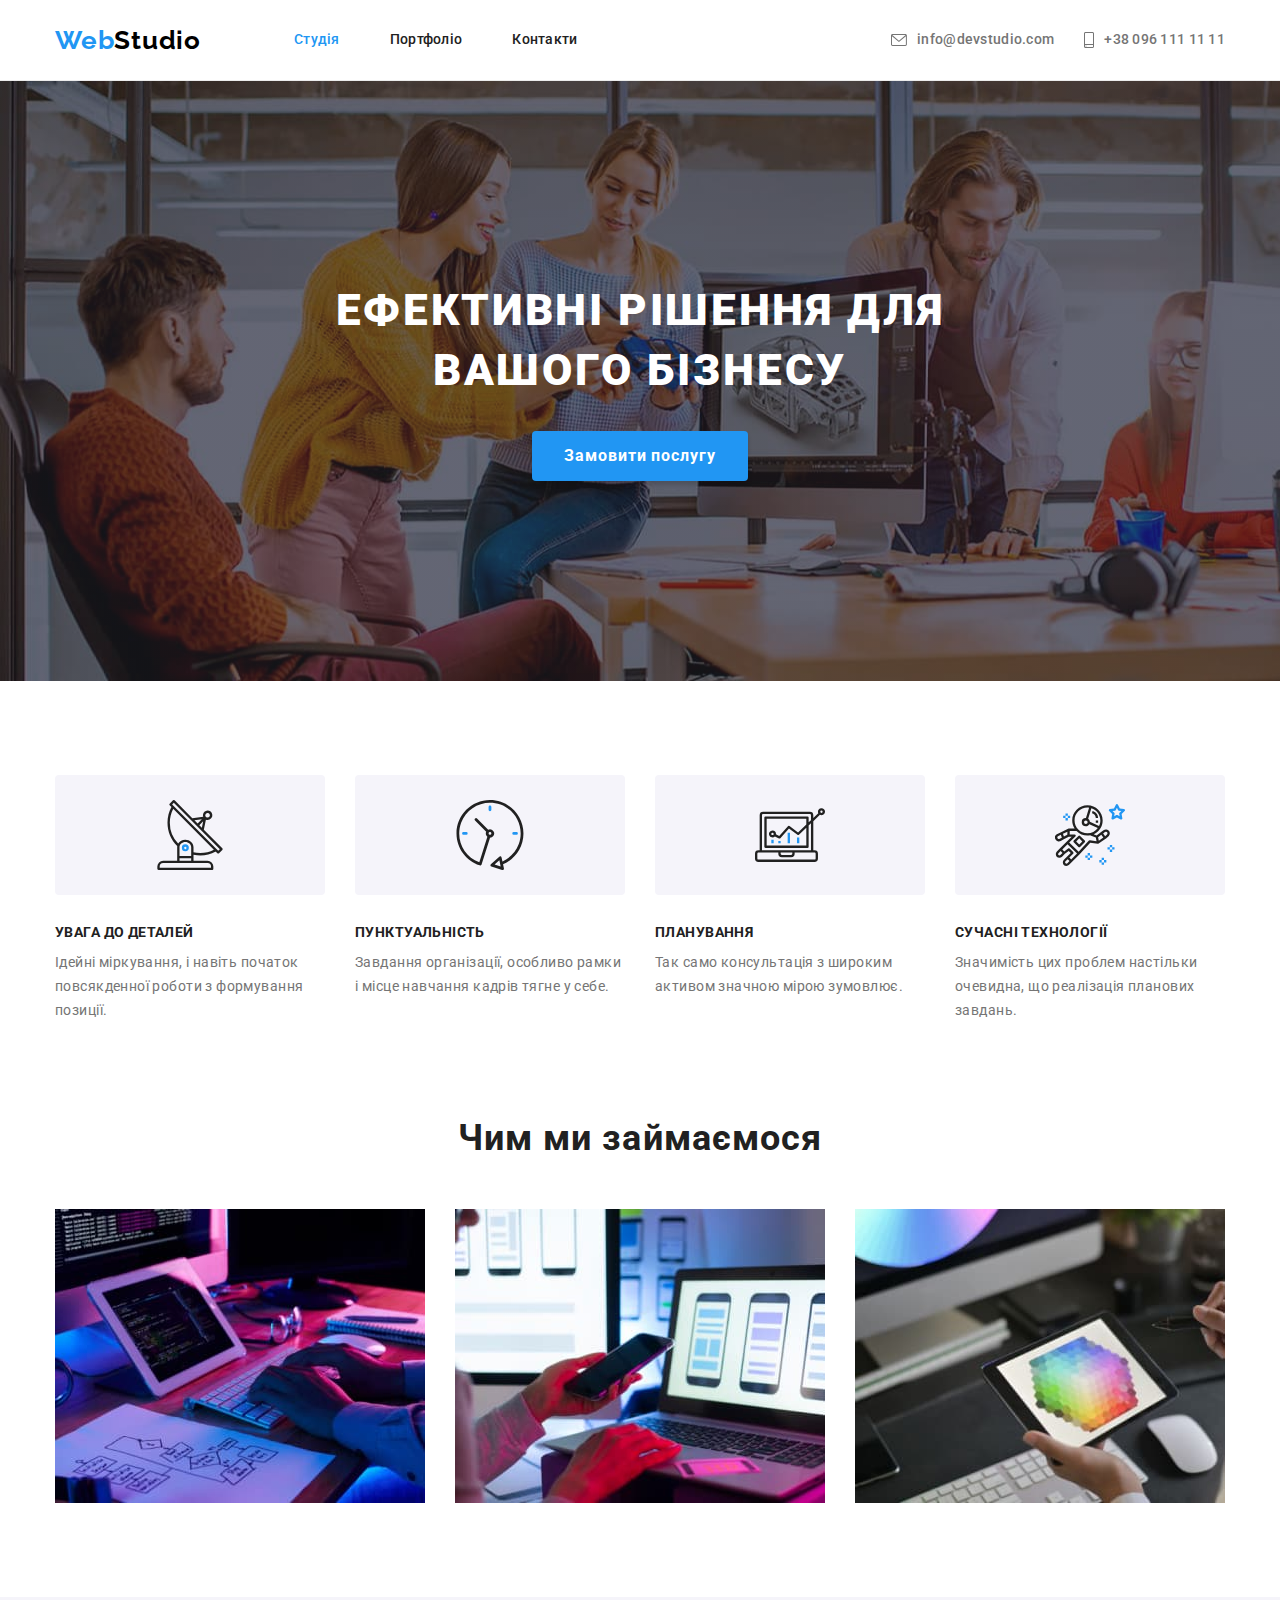
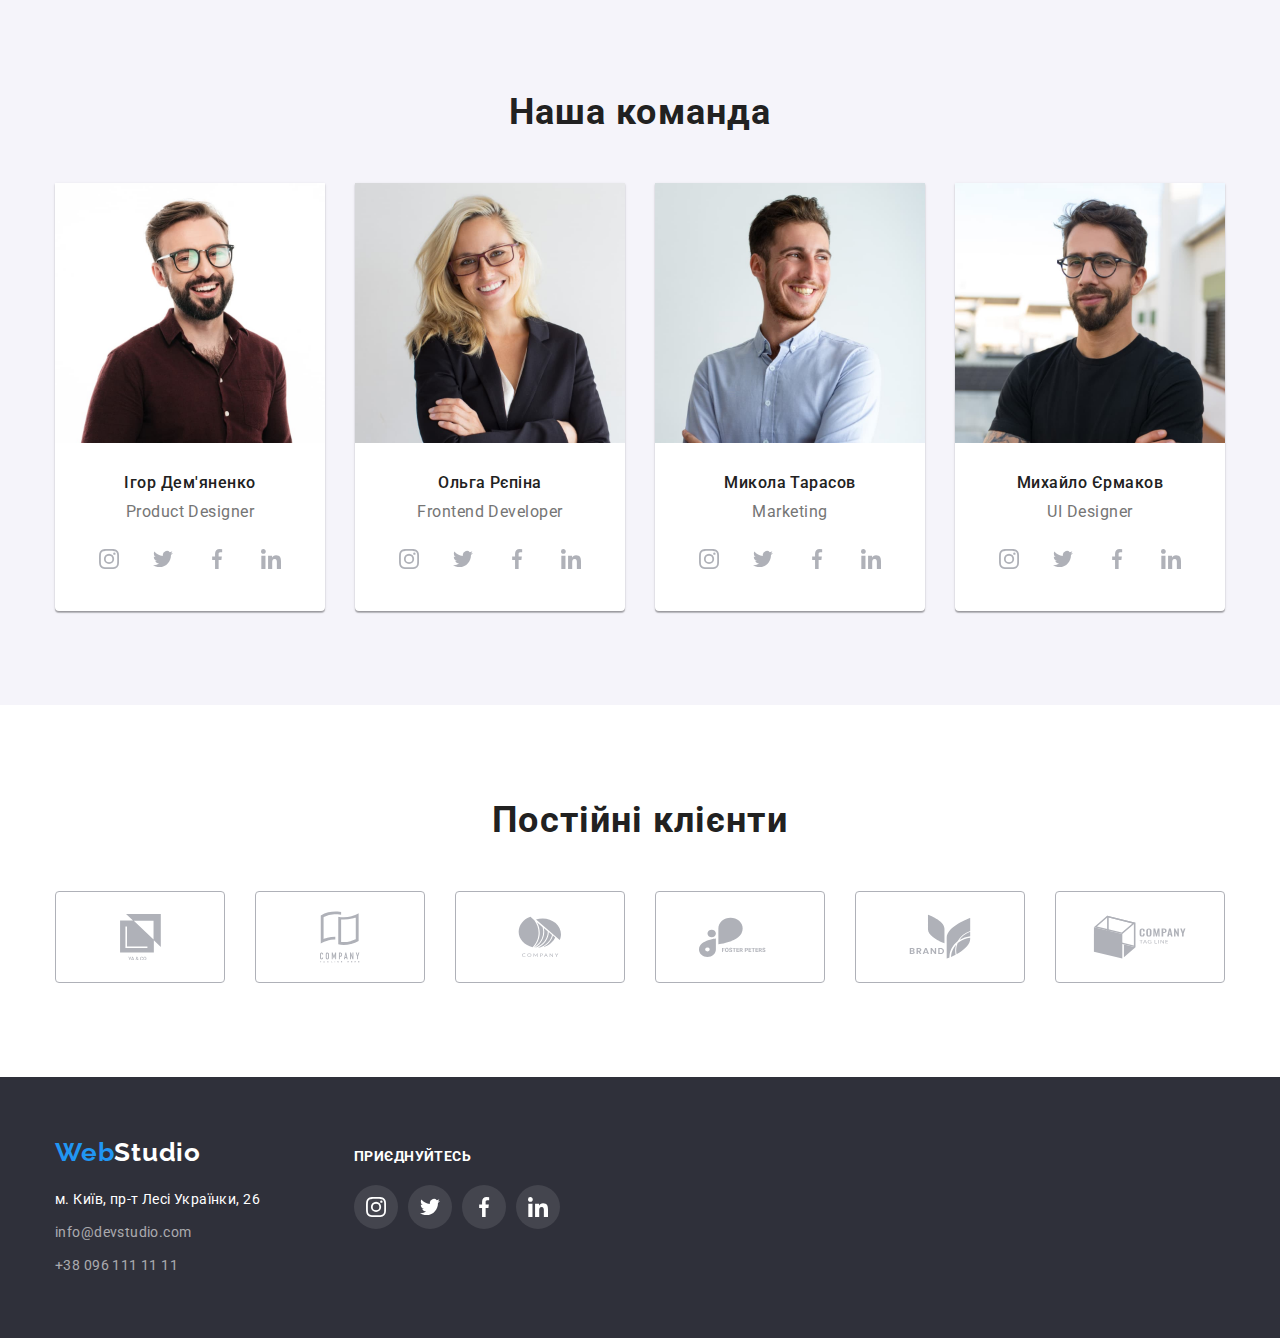
<file: index.html>
<!DOCTYPE html>
<html lang="uk">
<head>
    <meta charset="UTF-8">
    <meta http-equiv="X-UA-Compatible" content="IE=edge">
    <meta name="viewport" content="width=device-width, initial-scale=1.0"> 
    <link rel="preconnect" href="https://fonts.googleapis.com">
    <link rel="preconnect" href="https://fonts.gstatic.com" crossorigin>
    <link href="https://fonts.googleapis.com/css2?family=Raleway:wght@700&family=Roboto:wght@400;500;700;900&display=swap" rel="stylesheet">
    <link rel="stylesheet" href="https://cdnjs.cloudflare.com/ajax/libs/modern-normalize/1.0.0/modern-normalize.min.css" />
    <link rel="stylesheet" href="./css/styles.css" />
    <title>WebStudio</title>
</head>
<body>
    <!-- шапка сторінки -->
    <header class="header">
        <div class="container shapka">
            <nav class="navigation">
                <!-- логотип -->
                <a href="./index.html" class="logo"><span class="logo-color">Web</span>Studio</a>
                <!-- навігація на інші сторінки -->
                <ul class="menu"> 
                    <li class="menu-studia menu-dist"><a href="./index.html" class="link current">Студія</a></li>
                    <li class="menu-portfolio menu-dist"><a href="./portfolio.html" class="link">Портфоліо</a></li>
                    <li class="menu-kontakty menu-dist"><a href="#" class="link">Контакти</a></li>
                </ul>          
            </nav>
            <!-- контакти -->
            <ul class="kontakty">
                <li class="mail kntkt-dist"><a href="mailto:info@devstudio.com" class="link">
                    <svg class="logo-mail" width="16" height="12">
                        <use href="./images/icons.svg#icon-envelope"></use>
                    </svg>info@devstudio.com</a>
                </li>
                <li class="tel kntkt-dist"><a href="tel:+380961111111" class="link">
                    <svg class="logo-mail" width="10" height="16">
                        <use href="./images/icons.svg#icon-smartphone"></use>
                    </svg>+38 096 111 11 11</a></li>
            </ul>
        </div>
    </header>
    <!-- контент сторінки -->
    <main>
        <section class="hero overlay">
            <div class="container title-centr">
                <h1 class="hero-title">Ефективні рішення для вашого бізнесу</h1>
                <button type="button" class="hero-button">Замовити послугу</button>
            </div>   
        </section>
        <section class="bg-white-perevagy">
            <div class="container">
                <h2 class="visually-hidden">Наші переваги</h2>
                <ul class="perevagy">
                    <li class="logo-perevagy">
                        <div class="bg-perevagy">
                            <svg class="icon-perevagy" width="70" height="70">
                                <use href="./images/icons.svg#icon-antenna"></use>
                            </svg>
                        </div>
                        <h3 class="title-perevagy">Увага до деталей</h3>
                        <p class="paragraph-perevagy">Ідейні міркування, і навіть початок повсякденної роботи з формування позиції.</p>
                    </li>
                    <li class="logo-perevagy">
                        <div class="bg-perevagy">
                            <svg class="icon-perevagy" width="70" height="70">
                                <use href="./images/icons.svg#icon-clock"></use>
                            </svg>
                        </div>
                        <h3 class="title-perevagy">Пунктуальність</h3>
                        <p class="paragraph-perevagy">Завдання організації, особливо рамки і місце навчання кадрів тягне у себе.</p>
                    </li>
                    <li class="logo-perevagy">
                        <div class="bg-perevagy">
                            <svg class="icon-perevagy" width="70" height="70">
                                <use href="./images/icons.svg#icon-diagram"></use>
                            </svg>
                        </div>
                        <h3 class="title-perevagy">Планування</h3>
                        <p class="paragraph-perevagy">Так само консультація з широким активом значною мірою зумовлює.</p>
                    </li>
                    <li class="logo-perevagy">
                        <div class="bg-perevagy">
                            <svg class="icon-perevagy" width="70" height="70">
                                <use href="./images/icons.svg#icon-astronaut"></use>
                            </svg>
                        </div>
                        <h3 class="title-perevagy">Сучасні технології</h3>
                        <p class="paragraph-perevagy">Значимість цих проблем настільки очевидна, що реалізація планових завдань.</p>
                    </li>
                </ul>
            </div>
        </section>
        <section class="bg-white-work">
            <div class="container">
                <h2 class="title-section">Чим ми займаємося</h2>
                <ul class="working">
                    <li><img src="./images/work-img01.jpg" alt="руки на клавіатурі" width="370"/></li>
                    <li><img src="./images/work-img02.jpg" alt="мобільний телефон в руці" width="370"/></li>
                    <li><img src="./images/work-img03.jpg" alt="планшет з кольоровою гаммою в руці" width="370"/></li>
                </ul>
            </div>
        </section>
        <section class="bg-violet">
            <div class="container">
                <h2 class="title-section">Наша команда</h2>
                <ul class="comand">
                    <li class="card-solid">
                        <img src="./images/man01.jpg" alt="член команди" width="270"/>
                        <div class="comand-content">
                            <h3 class="title-name">Ігор Дем'яненко</h3>
                            <p class="title-subname">Product Designer</p>
                            <ul class="list-soc-comand">
                                <li>
                                    <a href="#" class="solid-round-comand">
                                        <svg class="logo-soc-comand" width="20" height="20">
                                            <use href="./images/icons.svg#icon-instagram"></use>
                                        </svg>
                                    </a>
                                </li>
                                <li>
                                    <a href="#" class="solid-round-comand">
                                        <svg class="logo-soc-comand" width="20" height="20">
                                            <use href="./images/icons.svg#icon-twitter"></use>
                                        </svg>
                                    </a> 
                                </li>
                                <li>
                                    <a href="#" class="solid-round-comand">
                                        <svg class="logo-soc-comand" width="20" height="20">
                                            <use href="./images/icons.svg#icon-facebook"></use>
                                        </svg>
                                    </a> 
                                </li>
                                <li>
                                    <a href="#" class="solid-round-comand">
                                        <svg class="logo-soc-comand" width="20" height="20">
                                            <use href="./images/icons.svg#icon-linkedin"></use>
                                        </svg>
                                    </a> 
                                </li>    
                            </ul>
                        </div>
                    </li>
                    <li class="card-solid">
                        <img src="./images/man02.jpg" alt="член команди" width="270"/>
                        <div class="comand-content">
                            <h3 class="title-name">Ольга Рєпіна</h3>
                            <p class="title-subname">Frontend Developer</p>
                            <ul class="list-soc-comand">
                                <li>
                                    <a href="#" class="solid-round-comand">
                                        <svg class="logo-soc-comand" width="20" height="20">
                                            <use href="./images/icons.svg#icon-instagram"></use>
                                        </svg>
                                    </a>
                                </li>
                                <li>
                                    <a href="#" class="solid-round-comand">
                                        <svg class="logo-soc-comand" width="20" height="20">
                                            <use href="./images/icons.svg#icon-twitter"></use>
                                        </svg>
                                    </a> 
                                </li>
                                <li>
                                    <a href="#" class="solid-round-comand">
                                        <svg class="logo-soc-comand" width="20" height="20">
                                            <use href="./images/icons.svg#icon-facebook"></use>
                                        </svg>
                                    </a> 
                                </li>
                                <li>
                                    <a href="#" class="solid-round-comand">
                                        <svg class="logo-soc-comand" width="20" height="20">
                                            <use href="./images/icons.svg#icon-linkedin"></use>
                                        </svg>
                                    </a> 
                                </li>    
                            </ul>
                        </div>
                    </li>
                    <li class="card-solid">
                        <img src="./images/man03.jpg" alt="член команди" width="270"/>
                        <div class="comand-content">
                            <h3 class="title-name">Микола Тарасов</h3>
                            <p class="title-subname">Marketing</p>
                            <ul class="list-soc-comand">
                                <li>
                                    <a href="#" class="solid-round-comand">
                                        <svg class="logo-soc-comand" width="20" height="20">
                                            <use href="./images/icons.svg#icon-instagram"></use>
                                        </svg>
                                    </a>
                                </li>
                                <li>
                                    <a href="#" class="solid-round-comand">
                                        <svg class="logo-soc-comand" width="20" height="20">
                                            <use href="./images/icons.svg#icon-twitter"></use>
                                        </svg>
                                    </a> 
                                </li>
                                <li>
                                    <a href="#" class="solid-round-comand">
                                        <svg class="logo-soc-comand" width="20" height="20">
                                            <use href="./images/icons.svg#icon-facebook"></use>
                                        </svg>
                                    </a> 
                                </li>
                                <li>
                                    <a href="#" class="solid-round-comand">
                                        <svg class="logo-soc-comand" width="20" height="20">
                                            <use href="./images/icons.svg#icon-linkedin"></use>
                                        </svg>
                                    </a> 
                                </li>    
                            </ul>
                        </div>
                    </li>
                    <li class="card-solid">
                        <img src="./images/man04.jpg" alt="член команди" width="270"/>
                        <div class="comand-content">
                            <h3 class="title-name">Михайло Єрмаков</h3>
                            <p class="title-subname">UI Designer</p>
                            <ul class="list-soc-comand">
                                <li>
                                    <a href="#" class="solid-round-comand">
                                        <svg class="logo-soc-comand" width="20" height="20">
                                            <use href="./images/icons.svg#icon-instagram"></use>
                                        </svg>
                                    </a>
                                </li>
                                <li>
                                    <a href="#" class="solid-round-comand">
                                        <svg class="logo-soc-comand" width="20" height="20">
                                            <use href="./images/icons.svg#icon-twitter"></use>
                                        </svg>
                                    </a> 
                                </li>
                                <li>
                                    <a href="#" class="solid-round-comand">
                                        <svg class="logo-soc-comand" width="20" height="20">
                                            <use href="./images/icons.svg#icon-facebook"></use>
                                        </svg>
                                    </a> 
                                </li>
                                <li>
                                    <a href="#" class="solid-round-comand">
                                        <svg class="logo-soc-comand" width="20" height="20">
                                            <use href="./images/icons.svg#icon-linkedin"></use>
                                        </svg>
                                    </a> 
                                </li>    
                            </ul>
                        </div>
                    </li>
                </ul>
            </div>
        </section>
        <section class="bg-white-work">
            <div class="container">
                <h2 class="title-section">Постійні клієнти</h2>
                <ul class="clients">
                    <li>
                        <a href="#" class="border-client">
                            <svg class="logo-client" width="41" height="46.7">
                                <use href="./images/icons.svg#icon-logo-comp-1"></use>
                            </svg>
                        </a>
                    </li>
                    <li>
                        <a href="#" class="border-client">
                            <svg class="logo-client" width="40" height="52">
                                <use href="./images/icons.svg#icon-logo-comp-2"></use>
                            </svg>
                        </a>
                    </li>
                    <li>
                        <a href="#" class="border-client">
                            <svg class="logo-client" width="43.46" height="41.18">
                                <use href="./images/icons.svg#icon-logo-comp-3"></use>
                            </svg>
                        </a>
                    </li>
                    <li>
                        <a href="#" class="border-client">
                            <svg class="logo-client" width="84.44" height="40.62">
                                <use href="./images/icons.svg#icon-logo-comp-4"></use>
                            </svg>
                        </a>
                    </li>
                    <li>
                        <a href="#" class="border-client">
                            <svg class="logo-client" width="62.54" height="45.43">
                                <use href="./images/icons.svg#icon-logo-comp-5"></use>
                            </svg>
                        </a>
                    </li>
                    <li>
                        <a href="#" class="border-client">
                            <svg class="logo-client" width="93.79" height="43.93">
                                <use href="./images/icons.svg#icon-logo-comp-6"></use>
                            </svg>
                        </a>
                    </li>
                </ul>
            </div>
        </section>
    </main>
    <!-- підвал сторінки -->
    <footer class="footer">
        <div class="container footer-pos">
            <div class="footer-block-1">
                <a href="./index.html" class="logo-footer"><span class="logo-color">Web</span>Studio</a>
                <address>
                    <ul class="f-kontakty">
                        <li class="f-adress kontakt"><a href="https://goo.gl/maps/CPtrU1FHBa2aNyZL9" target="_blank" rel="noopener noreferrer nofollow" class="link">м. Київ, пр-т Лесі Українки, 26</a></li>
                        <li class="f-mail kontakt"><a href="mailto:info@devstudio.com" class="link">info@devstudio.com</a></li>
                        <li class="f-tel kontakt"><a href="tel:+380961111111" class="link">+38 096 111 11 11</a></li>
                    </ul>
                </address>
            </div>
            <div class="footer-block-2">
                <p class="footer-link footer-dist">Приєднуйтесь</p>
                <ul class="list-soc">
                    <li>
                        <a href="#" class="solid-round">
                            <svg class="logo-soc" width="20" height="20">
                                <use href="./images/icons.svg#icon-instagram"></use>
                            </svg>
                        </a> 
                    </li>
                    <li>
                        <a href="#" class="solid-round">
                            <svg class="logo-soc" width="20" height="20">
                                <use href="./images/icons.svg#icon-twitter"></use>
                            </svg>
                        </a> 
                    </li>
                    <li>
                        <a href="#" class="solid-round">
                            <svg class="logo-soc" width="20" height="20">
                                <use href="./images/icons.svg#icon-facebook"></use>
                            </svg>
                        </a> 
                    </li>
                    <li>
                        <a href="#" class="solid-round">
                            <svg class="logo-soc" width="20" height="20">
                                <use href="./images/icons.svg#icon-linkedin"></use>
                            </svg>
                        </a> 
                    </li>
                </ul>
            </div>    
            
        </div>
    </footer>
</body>     
</html>
</file>
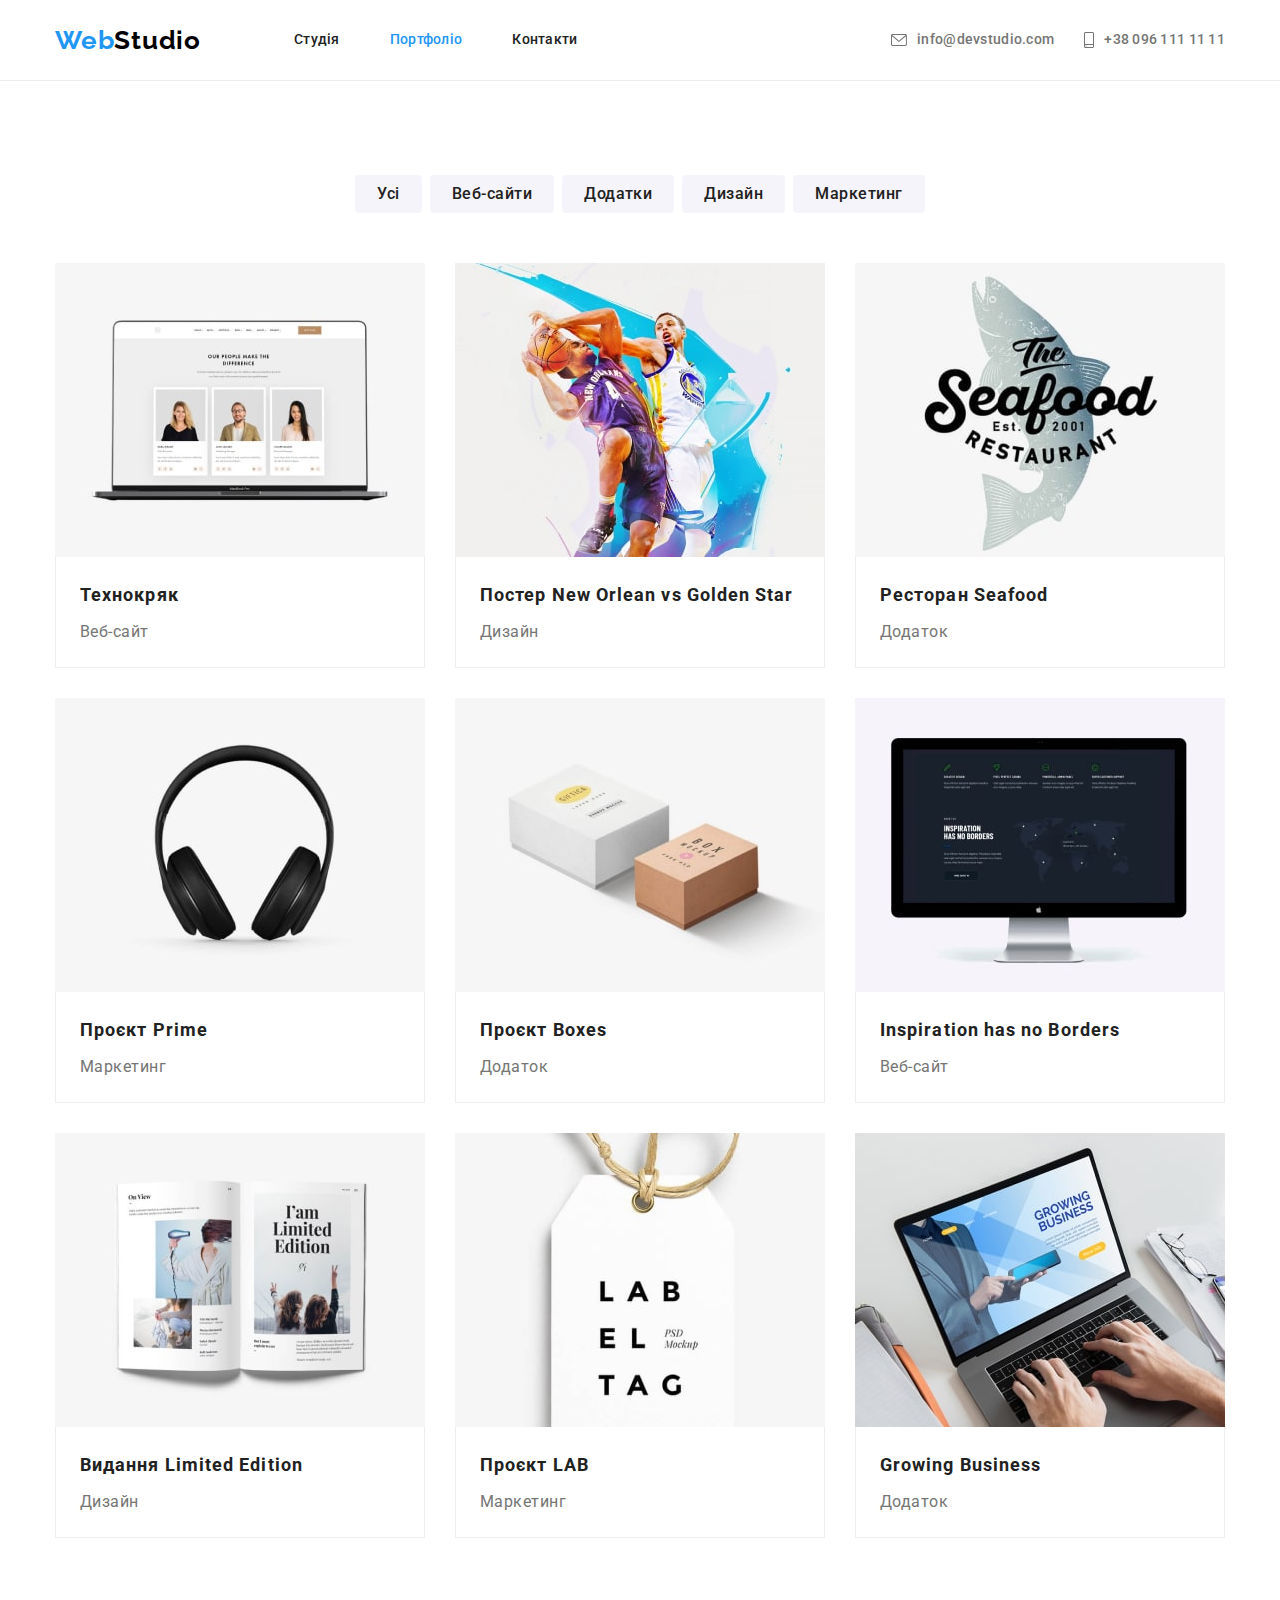
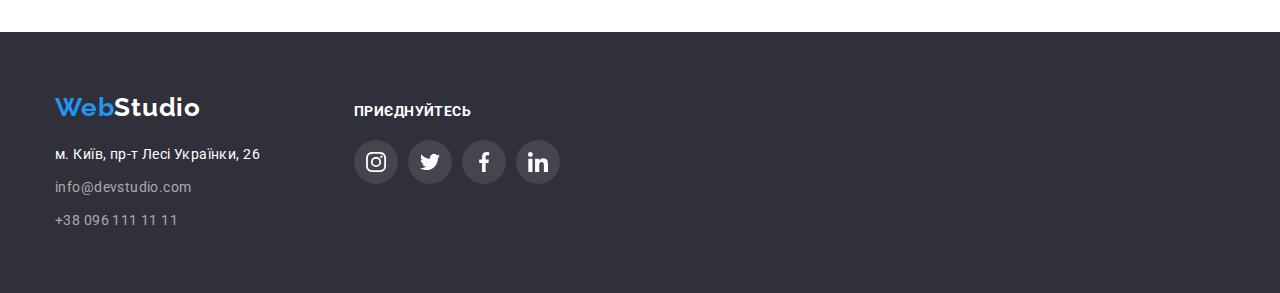
<file: portfolio.html>
<!DOCTYPE html>
<html lang="uk">
<head>
    <meta charset="UTF-8">
    <meta http-equiv="X-UA-Compatible" content="IE=edge">
    <meta name="viewport" content="width=device-width, initial-scale=1.0">
    <link rel="preconnect" href="https://fonts.googleapis.com">
    <link rel="preconnect" href="https://fonts.gstatic.com" crossorigin>
    <link href="https://fonts.googleapis.com/css2?family=Raleway:wght@700&family=Roboto:wght@400;500;700;900&display=swap" rel="stylesheet">
    <link rel="stylesheet" href="https://cdnjs.cloudflare.com/ajax/libs/modern-normalize/1.0.0/modern-normalize.min.css" />
    <link rel="stylesheet" href="./css/styles.css" />
    <title>Портфоліо</title>
</head>
<body>
    <!-- шапка сторінки -->
    <header class="header">
        <div class="container shapka">
            <nav class="navigation">
                <!-- логотип -->
                <a href="./index.html" class="logo"><span class="logo-color">Web</span>Studio</a>
                <!-- навігація на інші сторінки -->
                <ul class="menu"> 
                    <li class="menu-studia menu-dist"><a href="./index.html" class="link">Студія</a></li>
                    <li class="menu-portfolio menu-dist"><a href="./portfolio.html" class="link current">Портфоліо</a></li>
                    <li class="menu-kontakty menu-dist"><a href="#" class="link">Контакти</a></li>
                </ul>          
            </nav>
            <!-- контакти -->
            <ul class="kontakty">
                <li class="mail kntkt-dist"><a href="mailto:info@devstudio.com" class="link">
                    <svg class="logo-mail" width="16" height="12">
                        <use href="./images/icons.svg#icon-envelope"></use>
                    </svg>info@devstudio.com</a>
                </li>
                <li class="tel kntkt-dist"><a href="tel:+380961111111" class="link">
                    <svg class="logo-mail" width="10" height="16">
                        <use href="./images/icons.svg#icon-smartphone"></use>
                    </svg>+38 096 111 11 11</a></li>
            </ul>
        </div>
    </header>
    <!-- контент сторінки -->
    <main>
        <section class="portfolio-bg">
            <div class="container">
                <h1 class="visually-hidden">Портфоліо</h1>
                <!-- фільтр -->
                <ul class="all-button">
                    <li class="all btn"><button type="button" class="fr-button">Усі</button></li>
                    <li class="web btn"><button type="button" class="fr-button">Веб-сайти</button></li>
                    <li class="app btn"><button type="button" class="fr-button">Додатки</button></li>
                    <li class="design btn"><button type="button" class="fr-button">Дизайн</button></li>
                    <li class="marketing btn"><button type="button" class="fr-button">Маркетинг</button></li>
                </ul>
                <!-- список робіт -->
                <ul class="work-list">
                    <li class="border-card">
                        <article class="border-shadow">
                            <a href="#" class="link">
                                <img src="./images/portf-01.jpg" alt="ноутбук з відкритим сайтом" width="370" />
                                <div class="card-content">
                                    <h2 class="title-portfolio">Технокряк</h2>
                                    <p class="subname-portfolio">Веб-сайт</p>
                                </div>
                            </a>
                        </article>  
                    </li>
                    <li class="border-card">
                        <article class="border-shadow">
                            <a href="#" class="link">
                                <img src="./images/portf-02.jpg" alt="баскетболісти" width="370" />
                                <div class="card-content">
                                    <h2 class="title-portfolio">Постер <span lang="en">New Orlean vs Golden Star</span></h2>
                                    <p class="subname-portfolio">Дизайн</p>
                                </div>
                            </a>
                        </article>    
                    </li>
                    <li class="border-card">
                        <article class="border-shadow">
                            <a href="#" class="link">
                                <img src="./images/portf-03.jpg" alt="логотип форми риби" width="370" />
                                <div class="card-content">
                                    <h2 class="title-portfolio">Ресторан <span lang="en">Seafood</span></h2>
                                    <p class="subname-portfolio">Додаток</p>
                                </div>
                            </a>
                        </article>    
                    </li>
                    <li class="border-card">
                        <article class="border-shadow">
                            <a href="#" class="link">
                                <img src="./images/portf-04.jpg" alt="навушники" width="370" />
                                <div class="card-content">
                                    <h2 class="title-portfolio">Проєкт <span lang="en">Prime</span></h2>
                                    <p class="subname-portfolio">Маркетинг</p>
                                </div>
                            </a>
                        </article>    
                    </li>
                    <li class="border-card">
                        <article class="border-shadow">
                            <a href="#" class="link">
                                <img src="./images/portf-05.jpg" alt="дві коробки" width="370" />
                                <div class="card-content">
                                    <h2 class="title-portfolio">Проєкт <span lang="en">Boxes</span></h2>
                                    <p class="subname-portfolio">Додаток</p>
                                </div>
                            </a>
                        </article>    
                    </li>
                    <li class="border-card">
                        <article class="border-shadow">
                            <a href="#" class="link">
                                <img src="./images/portf-06.jpg" alt="монітор з відкритим сайтом" width="370" />
                                <div class="card-content">
                                    <h2 class="title-portfolio" lang="en">Inspiration has no Borders</h2>
                                    <p class="subname-portfolio">Веб-сайт</p>
                                </div>
                            </a>
                        </article>    
                    </li>
                    <li class="border-card">
                        <article class="border-shadow">
                            <a href="#" class="link">
                                <img src="./images/portf-07.jpg" alt="журнал" width="370" />
                                <div class="card-content">
                                    <h2 class="title-portfolio">Видання <span lang="en">Limited Edition</span></h2>
                                    <p class="subname-portfolio">Дизайн</p>
                                </div>
                            </a>
                        </article>    
                    </li>
                    <li class="border-card">
                        <article class="border-shadow">
                            <a href="#" class="link">
                                <img src="./images/portf-08.jpg" alt="бірка" width="370" />
                                <div class="card-content">
                                    <h2 class="title-portfolio">Проєкт <span lang="en">LAB</span></h2>
                                    <p class="subname-portfolio">Маркетинг</p>
                                </div>
                            </a>
                        </article>    
                    </li>
                    <li class="border-card">
                        <article class="border-shadow">
                            <a href="#" class="link">
                                <img src="./images/portf-09.jpg" alt="руки друкують на ноутбуці" width="370" />
                                <div class="card-content">
                                    <h2 class="title-portfolio" lang="en">Growing Business</h2>
                                    <p class="subname-portfolio">Додаток</p>
                                </div>
                            </a>
                        </article>    
                    </li>
                </ul>
            </div>
        </section>
    </main>
    <!-- підвал сторінки -->
    <footer class="footer">
        <div class="container footer-pos">
            <div class="footer-block-1">
                <a href="./index.html" class="logo-footer"><span class="logo-color">Web</span>Studio</a>
                <address>
                    <ul class="f-kontakty">
                        <li class="f-adress kontakt"><a href="https://goo.gl/maps/CPtrU1FHBa2aNyZL9" target="_blank" rel="noopener noreferrer nofollow" class="link">м. Київ, пр-т Лесі Українки, 26</a></li>
                        <li class="f-mail kontakt"><a href="mailto:info@devstudio.com" class="link">info@devstudio.com</a></li>
                        <li class="f-tel kontakt"><a href="tel:+380961111111" class="link">+38 096 111 11 11</a></li>
                    </ul>
                </address>
            </div>
            <div class="footer-block-2">
                <p class="footer-link footer-dist">Приєднуйтесь</p>
                <ul class="list-soc">
                    <li>
                        <a href="#" class="solid-round">
                            <svg class="logo-soc" width="20" height="20">
                                <use href="./images/icons.svg#icon-instagram"></use>
                            </svg>
                        </a> 
                    </li>
                    <li>
                        <a href="#" class="solid-round">
                            <svg class="logo-soc" width="20" height="20">
                                <use href="./images/icons.svg#icon-twitter"></use>
                            </svg>
                        </a> 
                    </li>
                    <li>
                        <a href="#" class="solid-round">
                            <svg class="logo-soc" width="20" height="20">
                                <use href="./images/icons.svg#icon-facebook"></use>
                            </svg>
                        </a> 
                    </li>
                    <li>
                        <a href="#" class="solid-round">
                            <svg class="logo-soc" width="20" height="20">
                                <use href="./images/icons.svg#icon-linkedin"></use>
                            </svg>
                        </a> 
                    </li>
                </ul>
            </div>    
            
        </div>
    </footer>
</body>
</html>
</file>
<file: css/styles.css>
/* primary-color-text #2196F3 (синій)
   main-color-text #212121 (чорний)
   secondary-color-text #757575 (сірий)
   logo-color-text #000000 (глибокий чорний)
   footer-color-text #FFFFFF (білий)
   active-button #188CE8 (темно синій)
   kontakty-footer rgba(255, 255, 255, 0.6) (білий з альфа-каналом)
   
   main-color-bg #FFFFFF; (білий)
   secondary-color-bg #F5F4FA; (ліловий)
   footer-color-bg #2F303A; (темно сірий)*/

:root {
    --primary-color-text: #2196F3;
    --main-color-text: #212121;
    --secondary-color-text: #757575;
    --logo-color-text: #000000;
    --footer-color-text: #FFFFFF;
    --main-color-bg: #FFFFFF;
    --secondary-color-bg: #F5F4FA;
    --footer-color-bg: #2F303A;
    --active-button: #188CE8;
    --card-border-color: #EEEEEE;
    --kontakty-footer: rgba(255, 255, 255, 0.6);
    --shadow-main-button: 0px 4px 4px rgba(0, 0, 0, 0.15);
    --shadow-card-solid: 0px 1px 3px rgba(0, 0, 0, 0.12), 0px 1px 1px rgba(0, 0, 0, 0.14), 0px 2px 1px rgba(0, 0, 0, 0.2);
    --shadow-filtr-button: 0px 3px 1px rgba(0, 0, 0, 0.1), 0px 1px 2px rgba(0, 0, 0, 0.08), 0px 2px 2px rgba(0, 0, 0, 0.12);
    --work-list: #EEEEEE;
    --line-header: #ECECEC;
    --overlay-color: rgba(47, 48, 58, 0.4);
    --border-client: #AFB1B8;
    --footer-socsolid-main: rgba(255, 255, 255, 0.1);
    --hero-bg: #C4C4C4;
}

html {
    box-sizing: border-box;
}
*,
*::before,
*::after {
    box-sizing: inherit;
}

body {
    font-family: 'Roboto', sans-serif;
    background-color: var(--main-color-bg);
    color: var(--secondary-color-text);
}

ul {
    list-style: none;
}
a {
    text-decoration: none;
}
p, h1, h2, h3, h4, h5, h6 {
    margin: 0;
}
ul, ol { 
    margin: 0;
    padding-left: 0;
}
img {
    display: block;
    max-width: 100%;
}


.hero-button,
.all-button .fr-button {
    font-family: inherit;
    cursor: pointer;
    border: transparent;
    border-radius: 4px;
}
.hero-button {
    padding: 10px 32px;
    box-shadow: var(--shadow-main-button)
}


/* !!!стилі Шапки!!! */

.logo {
    font-family: 'Raleway', sans-serif;
    font-style: normal;
    font-weight: 700;
    font-size: 26px;
    line-height: 1.19;
    letter-spacing: 0.03em;
    color: var(--logo-color-text);
    margin-right: 93px;
}
.logo-color {
    color: var(--primary-color-text);
}

.menu-studia .link,
.menu-portfolio .link,
.menu-kontakty .link,
.mail .link,
.tel .link {
    display: block;
    font-style: normal;
    font-weight: 500;
    font-size: 14px;
    line-height: 1.14;
    letter-spacing: 0.02em;
    padding-top: 32px;
    padding-bottom: 32px;
}
.menu-studia .link,
.menu-portfolio .link,
.menu-kontakty .link {
    color: var(--main-color-text);
}
.menu-studia .link:hover,
.menu-portfolio .link:hover,
.menu-kontakty .link:hover,
.menu-studia .link:focus,
.menu-portfolio .link:focus,
.menu-kontakty .link:focus {
    color: var(--primary-color-text);
}
/* підсвічування поточного меню */
.menu-portfolio .link.current,
.menu-studia .link.current {
    color: var(--primary-color-text);
}


.mail .link,
.tel .link {
    display: flex;
    color: var(--secondary-color-text);
    fill: var(--secondary-color-text);
}
.logo-mail {
    color: currentColor;
    margin-right: 10px;
}
.mail .link:hover,
.tel .link:hover,
.mail .link:focus,
.tel .link:focus {
    color: var(--primary-color-text);
    fill: var(--primary-color-text);
}

.container.shapka {
    display: flex;
    align-items: center;
    justify-content: space-between;
}

.navigation {
    display: flex;
    align-items: center;
}
.menu {
    display: flex;
    align-items: center;
    gap: 50px;
}

.kontakty {
    display: flex;
    gap: 30px;
}
.kntkt-dist .link {
    display: flex;
    align-items: center;
}

.header {
    border-bottom-width: 1px;
    border-bottom-style: solid;
    border-bottom-color: var(--line-header);
}




/* !!!стилі Футера!!! */
.footer {
    background-color: var(--footer-color-bg);
    padding: 60px 0;
}
.logo-footer {
    display: inline-block;
    font-family: 'Raleway', sans-serif;
    font-style: normal;
    font-weight: 700;
    font-size: 26px;
    line-height: 1.19;
    letter-spacing: 0.03em;
    color: var(--footer-color-text);
    margin-bottom: 20px;
}
/* .logo-color задано в стилі Шапки */
.f-adress .link,
.f-mail .link,
.f-tel .link {
    font-style: normal;
    font-size: 14px;
    line-height: 1.71;
    letter-spacing: 0.03em;
}
.f-adress .link {
    color: var(--footer-color-text);
}
.f-mail .link,
.f-tel .link {
    color: var(--kontakty-footer)   
}
.f-adress .link:hover,
.f-adress .link:focus,
.f-mail .link:hover,
.f-mail .link:focus,
.f-tel .link:hover,
.f-tel .link:focus {
    color: var(--primary-color-text);
}
.f-kontakty .kontakt:not(:last-child) {
    margin-bottom: 9px;
}
.footer-pos {
    display: flex;
    gap: 94px;
    align-items: baseline;
}

.footer-link {
    font-weight: 700;
    font-size: 14px;
    line-height: 1.14;
    letter-spacing: 0.03em;
    text-transform: uppercase;
    color: var(--footer-color-text);
    margin-bottom: 20px;
}

.list-soc {
    display: flex;
    gap: 10px;
}
.solid-round {
    display: flex;
    width: 44px;
    height: 44px;
    background-color: var(--footer-socsolid-main);
    fill: var(--footer-color-text);
    border-radius: 50%;
    justify-content: center;
    align-items: center;
}
.solid-round:hover,
.solid-round:focus {
    background-color: var(--primary-color-text);
}


/* ----------!!!стилі головної Студія!!!---------- */
.hero {
    padding: 200px 0;
    text-align: center;
}
.overlay {
    max-width: 1600px;
    margin-left: auto;
    margin-right: auto;
    background-image: 
    linear-gradient(to right, var(--overlay-color), var(--overlay-color)),
    url(../images/hero.jpg);
    background-color: var(--hero-bg);
    background-size: cover;
}
.hero-title {
    font-style: normal;
    font-weight: 900;
    font-size: 44px;
    line-height: 1.36;
    letter-spacing: 0.06em;
    text-transform: uppercase;
    color: var(--footer-color-text);
    margin: 0px 0px 30px 0px;
}

.title-centr {
    max-width: 696px;
}
.hero-button {
    font-style: normal;
    font-weight: 700;
    font-size: 16px;
    line-height: 1.88;
    text-align: center;
    letter-spacing: 0.06em;
    background-color: var(--primary-color-text);
    color: var(--footer-color-text);
}
.hero-button:hover,
.hero-button:focus {
    background-color: var(--active-button);
}

.visually-hidden {
    position: absolute;
    white-space: nowrap;
    height: 1px;
    width: 1px;
    border: 0;
    overflow: hidden;
    clip: rect(0 0 0 0);
    padding: 0;
    margin: -1px;
    clip-path: inset(50%);
  }
.title-section {
    font-style: normal;
    font-weight: 700;
    font-size: 36px;
    line-height: 1.17;
    text-align: center;
    letter-spacing: 0.03em;
    color: var(--main-color-text);
    margin-bottom: 50px;
    margin-top: 0;
    padding: 0;
}
.title-perevagy {
    font-style: normal;
    font-weight: 700;
    font-size: 14px;
    line-height: 1.14;
    letter-spacing: 0.03em;
    text-transform: uppercase;
    color: var(--main-color-text);
    padding: 0;
    margin-top: 0;
    margin-bottom: 10px;
}
.paragraph-perevagy {
    font-size: 14px;
    line-height: 1.71;
    letter-spacing: 0.03em;
    color: var(--secondary-color-text);
    max-width: 270px;
}
.bg-perevagy {
    display: flex;
    background-color: var(--secondary-color-bg);
    width: 270px;
    height: 120px;
    border-radius: 4px;
    margin-bottom: 30px;
    justify-content: center;
    align-items: center;
}

.title-name {
    font-style: normal;
    font-weight: 500;
    font-size: 16px;
    line-height: 1.19;
    text-align: center;
    letter-spacing: 0.03em;
    color: var(--main-color-text);
    margin-bottom: 10px;
}
.title-subname {
    font-size: 16px;
    line-height: 1.19;
    text-align: center;
    letter-spacing: 0.03em;
    color: var(--secondary-color-text);
    margin-bottom: 16px;
}
.card-solid {
    background-color: var(--main-color-bg);
    border-radius: 0 0 4px 4px;
    box-shadow: var(--shadow-card-solid);
}
.comand-content {
    padding: 30px 0;
}
.list-soc-comand {
    display: flex;
    gap: 10px;
    justify-content: center;
}
.solid-round-comand {
    display: flex;
    width: 44px;
    height: 44px;
    background-color: var(--footer-socsolid-main);
    border-radius: 50%;
    fill: var(--border-client);
    justify-content: center;
    align-items: center;
}
.logo-soc-comand {
    color: currentColor;
}
.solid-round-comand:hover,
.solid-round-comand:focus {
    background-color: var(--primary-color-text);
    fill: var(--footer-color-text);
}    

.bg-violet {
    background-color: var(--secondary-color-bg);
    padding: 94px 0;
}
.bg-white-perevagy {
    padding-top: 94px;
}
.bg-white-work {
    padding: 94px 0;
}

.container {
    width: 1200px;
    margin: 0 auto;
    padding-left: 15px;
    padding-right: 15px;
}

.perevagy, .working, .comand {
    display: flex;
    gap: 30px;
}
.clients {
    display: flex;
    gap: 30px;
}
.border-client {
    display: flex;
    border: 1px solid var(--border-client);
    border-radius: 4px;
    height: 92px;
    min-width: 170px;
    fill: var(--border-client);
    justify-content: center;
    align-items: center;
}
.logo-client {
    color: currentColor;
}
.border-client:hover,
.border-client:focus {
    border-color: var(--primary-color-text);
    fill: var(--primary-color-text);
}


/* ----------!!!стилі головної Портфоліо!!!---------- */

/* стилі Фільтра */
.all .fr-button,
.web .fr-button,
.app .fr-button,
.design .fr-button,
.marketing .fr-button {
    font-style: normal;
    font-weight: 500;
    font-size: 16px;
    line-height: 1.62;
    text-align: center;
    letter-spacing: 0.03em;
    background-color: var(--secondary-color-bg);
    color: var(--main-color-text);
    padding: 6px 22px;
}

.all .fr-button:hover,
.all .fr-button:focus,
.web .fr-button:hover,
.web .fr-button:focus,
.app .fr-button:hover,
.app .fr-button:focus,
.design .fr-button:hover,
.design .fr-button:focus,
.marketing .fr-button:hover,
.marketing .fr-button:focus {
    background-color: var(--primary-color-text);
    color: var(--footer-color-text);
    box-shadow: var(--shadow-filtr-button);
}

 
.title-portfolio {
    font-style: normal;
    font-weight: 700;
    font-size: 18px;
    line-height: 2;
    letter-spacing: 0.06em;
    color: var(--main-color-text);
    margin-bottom: 4px;
}
.subname-portfolio {
    font-style: normal;
    font-size: 16px;
    line-height: 1.88;
    letter-spacing: 0.03em;
    color: var(--secondary-color-text);
}

.all-button {
    display: flex;
    gap: 8px;
    justify-content: center;
    margin-bottom: 50px;
}

.work-list {
    display: flex;
    flex-wrap: wrap;
    gap: 30px;
}
.border-card {
    flex-basis: calc((100% - 60px) / 3);
}
.border-card:nth-child(3n) {
    margin-right: 0;
}
.border-shadow > .link {
    display: block;
}
.border-shadow > .link:hover,
.border-shadow > .link:focus {
    box-shadow: 0px 1px 1px rgba(0, 0, 0, 0.12), 0px 4px 4px rgba(0, 0, 0, 0.06), 1px 4px 6px rgba(0, 0, 0, 0.16);
}

.portfolio-bg {
    padding: 94px 0;
}

.card-content {
    padding: 20px 24px;
    border-left: 1px solid var(--work-list);
    border-bottom: 1px solid var(--work-list);
    border-right: 1px solid var(--work-list);
}
</file>
